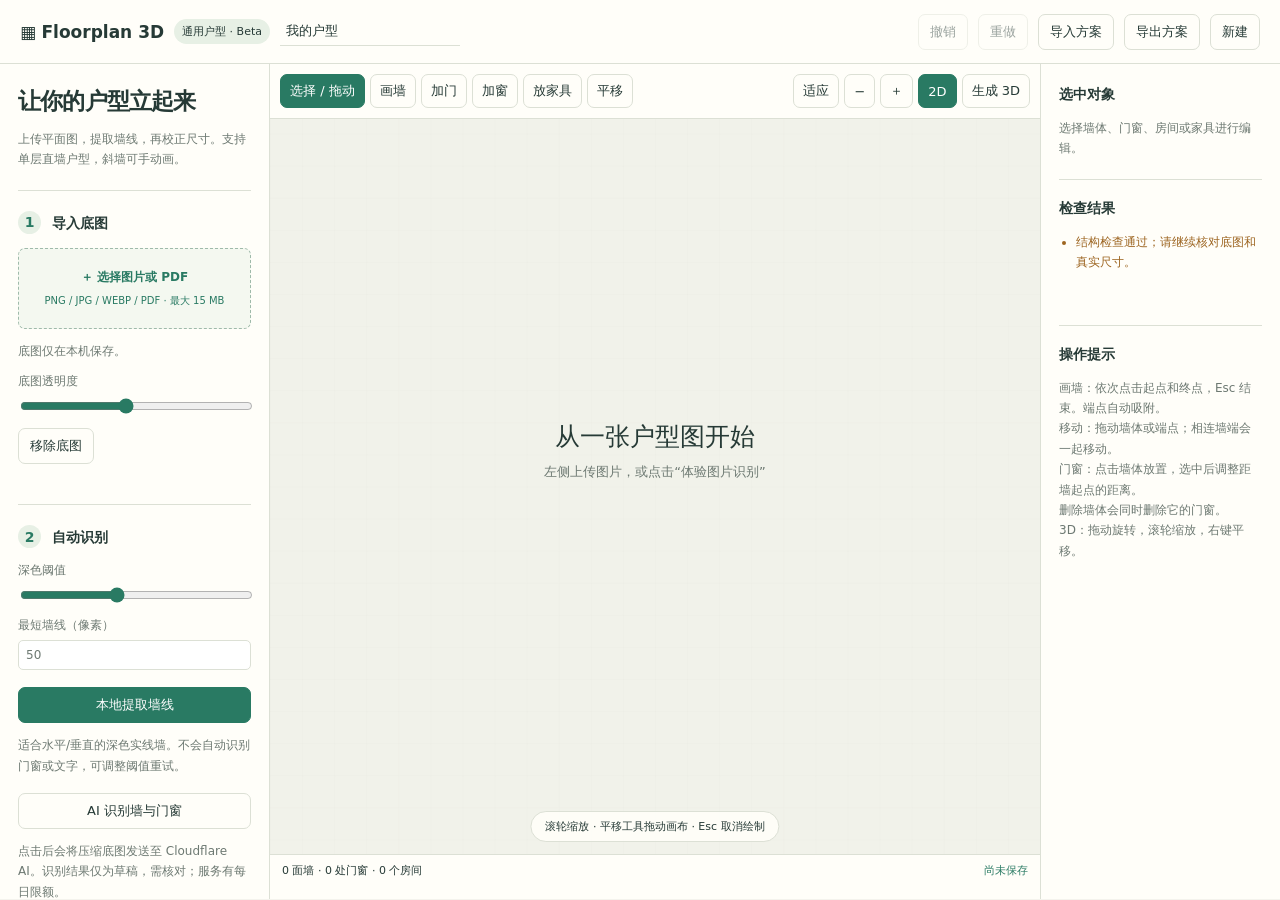
<file: planner/index.html>
<!doctype html><html lang="zh-CN"><head><meta charset="utf-8"><meta name="viewport" content="width=device-width,initial-scale=1"><title>自己的户型 · Floorplan 3D</title><link rel="stylesheet" href="./style.css"><script type="importmap">{"imports":{"three":"https://cdn.jsdelivr.net/npm/three@0.160.0/build/three.module.js","three/addons/":"https://cdn.jsdelivr.net/npm/three@0.160.0/examples/jsm/"}}</script></head><body>
<header><a class="logo" href="../">▦ <b>Floorplan 3D</b></a><span class="tag">通用户型 · Beta</span><input id="planName" aria-label="方案名称" maxlength="100" value="我的户型"><div class="spacer"></div><button id="undo">撤销</button><button id="redo">重做</button><button id="importJSON">导入方案</button><button id="exportJSON">导出方案</button><button id="newPlan">新建</button></header>
<div class="workspace"><aside class="left"><h1>让你的户型立起来</h1><p class="muted">上传平面图，提取墙线，再校正尺寸。支持单层直墙户型，斜墙可手动画。</p>
<section><h2><i>1</i> 导入底图</h2><label class="upload" for="imageFile">＋ 选择图片或 PDF<small>PNG / JPG / WEBP / PDF · 最大 15 MB</small></label><input id="imageFile" type="file" accept="image/png,image/jpeg,image/webp,application/pdf" hidden><p id="imageInfo" class="muted">底图仅在本机保存。</p><label>底图透明度 <input id="opacity" type="range" min="0" max="1" step=".05" value=".45"></label><button id="removeImage">移除底图</button></section>
<section><h2><i>2</i> 自动识别</h2><label>深色阈值 <input id="threshold" type="range" min="40" max="210" value="110"></label><label>最短墙线（像素）<input id="minLength" type="number" min="20" max="300" value="50"></label><button class="primary wide" id="detectLocal">本地提取墙线</button><p class="muted">适合水平/垂直的深色实线墙。不会自动识别门窗或文字，可调整阈值重试。</p><button class="wide" id="detectAI">AI 识别墙与门窗</button><p class="muted">点击后会将压缩底图发送至 Cloudflare AI。识别结果仅为草稿，需核对；服务有每日限额。</p><button id="cancelTask" hidden>取消当前任务</button></section>
<section><h2><i>3</i> 标定与校正</h2><button class="wide" data-tool="calibrate">标定尺寸：在图上点两个端点</button><label>两点实际距离（mm）<input id="knownLength" type="number" min="100" max="100000" value="3600"></label><button id="applyScale" disabled>确认尺寸</button><p id="scaleInfo" class="muted">手绘方案使用 mm；导入图片后请重新标定。</p><label>新墙厚度（mm）<input id="wallThickness" type="number" min="30" max="1000" value="200"></label><label>新墙高度（mm）<input id="wallHeight" type="number" min="300" max="10000" value="2800"></label><label class="check"><input id="orthogonal" type="checkbox" checked> 绘墙时水平 / 垂直吸附</label><button id="findRooms">重新识别闭合房间</button></section>
<section><h2>快速开始</h2><button id="demo">载入示例户型</button><button id="sampleImage">体验图片识别</button><p class="muted">本工作区与旧版示例分开保存。旧版 JSON 请在<a href="../">示例编辑器</a>导入。</p></section></aside>
<main><nav class="toolbar"><div class="tools"><button data-tool="select" class="active">选择 / 拖动</button><button data-tool="wall">画墙</button><button data-tool="door">加门</button><button data-tool="window">加窗</button><button data-tool="furniture">放家具</button><button data-tool="pan">平移</button></div><div class="views"><button id="fit">适应</button><button id="zoomOut" aria-label="缩小">−</button><button id="zoomIn" aria-label="放大">＋</button><button id="view2d" class="active">2D</button><button id="view3d">生成 3D</button></div></nav>
<div id="stage"><svg id="canvas" xmlns="http://www.w3.org/2000/svg" role="img" aria-label="户型编辑画布"><defs><pattern id="grid" width="500" height="500" patternUnits="userSpaceOnUse"><path d="M 500 0 L 0 0 0 500" fill="none" stroke="#dedfd8" stroke-width="4"/></pattern></defs><rect id="gridRect" x="-200000" y="-200000" width="400000" height="400000" fill="url(#grid)"/><image id="bgImage"/><g id="rooms"></g><g id="walls"></g><g id="openings"></g><g id="furniture"></g><g id="handles"></g><g id="draft"></g></svg><div id="three" hidden></div><div id="emptyHint"><b>从一张户型图开始</b><span>左侧上传图片，或点击“体验图片识别”</span></div><div id="stageHint">滚轮缩放 · 平移工具拖动画布 · Esc 取消绘制</div></div>
<footer><span id="counts">0 面墙</span><span id="saveStatus" role="status">尚未保存</span><button id="retrySave" hidden>重试保存</button><span id="status" role="status" aria-live="polite"></span></footer></main>
<aside class="right"><h2>选中对象</h2><div id="properties"><p class="muted">点击墙、门窗、房间或家具，编辑其属性。</p></div><section><h2>检查结果</h2><ul id="warnings"></ul></section><section><h2>操作提示</h2><p class="muted">画墙：依次点击起点和终点，Esc 结束。端点自动吸附。<br>移动：拖动墙体或端点；相连墙端会一起移动。<br>门窗：点击墙体放置，选中后调整距墙起点的距离。<br>删除墙体会同时删除它的门窗。<br>3D：拖动旋转，滚轮缩放，右键平移。</p></section></aside></div>
<input type="file" id="jsonFile" accept="application/json,.json" hidden><dialog id="recognitionDialog"><h2>识别草稿已生成</h2><p id="recognitionSummary"></p><p>应用后会替换当前墙、门窗和房间，保留底图。可撤销。请叠加底图检查漏墙、尺寸和门窗位置。</p><div><button id="discardRecognition">取消</button><button id="applyRecognition" class="primary">应用识别草稿</button></div></dialog>
<script type="module" src="./app.mjs"></script><noscript>请启用 JavaScript 使用编辑器。</noscript></body></html>
</file>
<file: planner/style.css>
:root{--bg:#f4f3ed;--paper:#fffef9;--ink:#263a36;--muted:#6d7972;--line:#dce0d5;--green:#297a63;--accent:#e7f0e5;font-family:system-ui,-apple-system,'PingFang SC','Microsoft YaHei',sans-serif;color:var(--ink);background:var(--bg);font-size:13px}*{box-sizing:border-box}body{margin:0}button,input,select{font:inherit;color:inherit}button,.upload{border:1px solid var(--line);background:var(--paper);border-radius:7px;padding:8px 11px;cursor:pointer}button:hover{border-color:var(--green);background:#f0f5ec}button:focus-visible,input:focus-visible,a:focus-visible{outline:2px solid var(--green);outline-offset:2px}button:disabled{opacity:.45;cursor:not-allowed}button.active,button.primary{background:var(--green);color:white;border-color:var(--green)}a{color:var(--green)}header{min-height:64px;display:flex;gap:10px;align-items:center;padding:12px 20px;border-bottom:1px solid var(--line);background:var(--paper);flex-wrap:wrap}.logo{text-decoration:none;font-size:17px;color:var(--ink)}.tag{font-size:11px;background:var(--accent);border-radius:20px;padding:5px 8px}.spacer{flex:1}#planName{width:180px;background:transparent;border:0;border-bottom:1px solid var(--line);padding:6px}h1{font-size:23px;letter-spacing:-.8px;line-height:1.35;margin:0 0 12px}h2{font-size:14px;margin:0 0 14px}h2 i{font-style:normal;display:inline-flex;background:var(--accent);color:var(--green);border-radius:50%;width:23px;height:23px;align-items:center;justify-content:center;margin-right:6px}p{line-height:1.7}.muted{color:var(--muted);font-size:12px}.workspace{display:grid;grid-template-columns:270px minmax(320px,1fr) 240px;height:calc(100dvh - 65px)}aside{padding:22px 18px;overflow:auto;background:var(--paper)}.left{border-right:1px solid var(--line)}.right{border-left:1px solid var(--line)}section{padding:20px 0;border-top:1px solid var(--line);margin-top:20px}section:last-child{padding-bottom:0}label{display:flex;flex-direction:column;gap:6px;margin:12px 0;color:var(--muted);font-size:12px}input[type=number],input[type=text]{width:100%;padding:7px;border:1px solid var(--line);border-radius:5px;background:white}input[type=range]{accent-color:var(--green);width:100%}.check{flex-direction:row;align-items:center}.upload{border:1.5px dashed #9fbaaa;background:#f4f8f0;display:block;text-align:center;color:var(--green);font-weight:600;padding:20px 8px}.upload small{display:block;font-weight:400;font-size:10px;margin-top:8px}.wide{width:100%;margin-top:5px}main{display:flex;flex-direction:column;min-width:0;min-height:0}.toolbar{display:flex;flex-wrap:wrap;gap:8px;justify-content:space-between;padding:10px;background:var(--paper);border-bottom:1px solid var(--line)}.tools,.views{display:flex;flex-wrap:wrap;gap:5px}.toolbar button{padding:7px 9px}#stage{flex:1;min-height:300px;position:relative;overflow:hidden;background:#f1f2ea}#canvas,#three{width:100%;height:100%;display:block;touch-action:none}#three canvas{display:block;width:100%;height:100%}[hidden]{display:none!important}#stageHint{position:absolute;bottom:12px;left:50%;transform:translateX(-50%);padding:7px 14px;background:#fffef9e8;border:1px solid var(--line);border-radius:22px;pointer-events:none;white-space:nowrap;font-size:11px}#emptyHint{position:absolute;left:50%;top:45%;transform:translate(-50%,-50%);pointer-events:none;text-align:center;width:90%}#emptyHint b{display:block;font-size:25px;font-weight:500}#emptyHint span{display:block;color:var(--muted);margin-top:10px}footer{min-height:45px;display:flex;gap:12px;align-items:center;flex-wrap:wrap;background:var(--paper);border-top:1px solid var(--line);padding:8px 12px;font-size:11px}#saveStatus{margin-left:auto;color:var(--green)}#status{flex-basis:100%;color:var(--muted)}#status.error,#saveStatus.error{color:#ad422e}.props-grid{display:grid;grid-template-columns:1fr 1fr;gap:0 10px}.danger{color:#ad422e}#warnings{padding-left:17px;color:#9d6521;font-size:12px;line-height:1.7}dialog{max-width:480px;border:1px solid var(--line);border-radius:12px;padding:25px;background:var(--paper);color:var(--ink)}dialog::backdrop{background:#18352c55}dialog div{display:flex;justify-content:flex-end;gap:10px}#walls line{cursor:pointer}#handles circle{cursor:crosshair}#rooms polygon{cursor:pointer}#furniture rect{cursor:move}#openings line{cursor:pointer}@media(max-width:1150px){.workspace{grid-template-columns:240px minmax(300px,1fr)}.right{grid-column:1/-1;max-height:250px;display:flex;gap:25px;align-items:start}.right>div,.right>section{flex:1;margin:0;min-width:200px}.workspace{height:auto;min-height:calc(100dvh - 65px)}main{height:75dvh;min-height:500px}.left{max-height:75dvh}.right h2{min-width:80px}.tag{display:none}}@media(max-width:650px){header{padding:10px}.workspace{display:flex;flex-direction:column}.left{order:2;max-height:none}.right{order:3;display:block;max-height:none}.right>section{margin-top:20px}.right>div{min-width:0}main{height:70dvh;min-height:450px}.logo{font-size:14px}#planName{width:120px}header button{font-size:11px;padding:6px}#stageHint{max-width:95%;white-space:normal;text-align:center}.left h1{font-size:20px}#emptyHint b{font-size:21px}}
</file>
